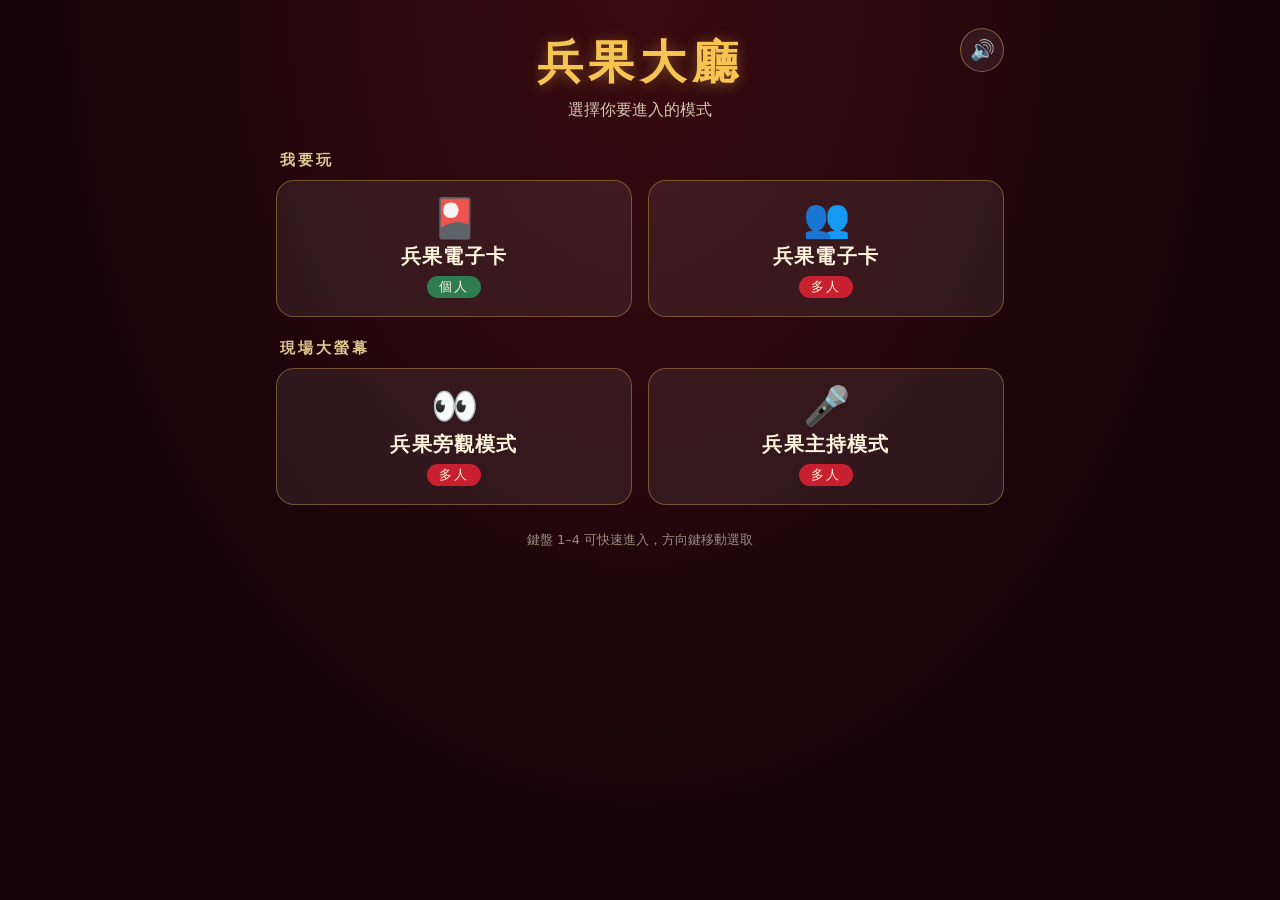
<file: index.html>
<!DOCTYPE html>
<html lang="zh-Hant">
<head>
<meta charset="utf-8">
<meta http-equiv="refresh" content="0; url=games/bingo_lobby/">
<title>兵果大廳</title>
</head>
<body>
<a href="games/bingo_lobby/">前往兵果大廳</a>
</body>
</html>
</file>
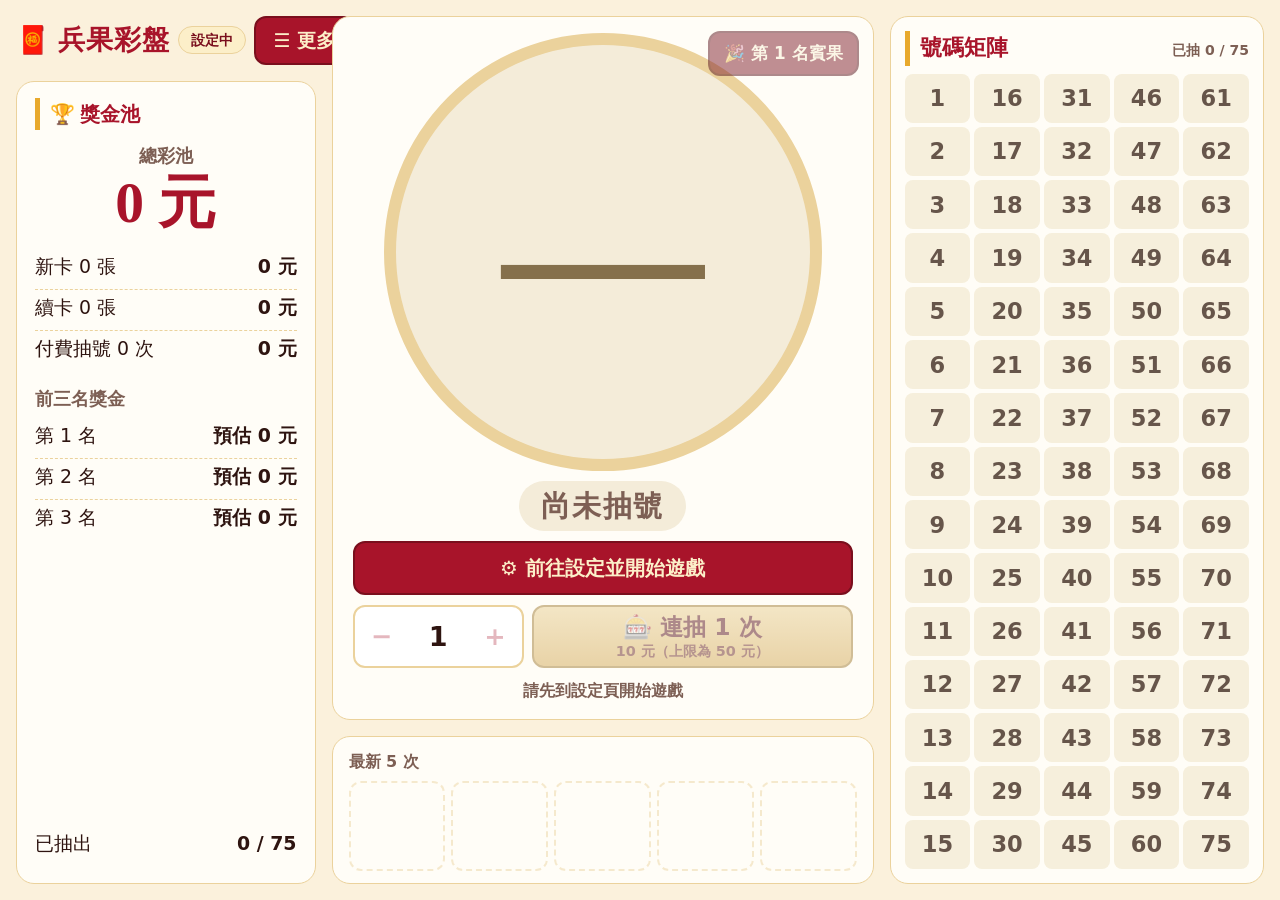
<file: games/bingo/index.html>
<!DOCTYPE html>
<html lang="zh-Hant" data-layout="desktop">
<head>
  <meta charset="UTF-8">
  <meta name="viewport" content="width=device-width, initial-scale=1">
  <meta name="theme-color" content="#8f1124">
  <title>兵果彩盤</title>
  <meta name="description" content="除夕家族聚會用的賓果彩盤：抽號、彩池與獎金一目了然，電視投屏即可使用。">
  <link rel="icon" href="data:image/svg+xml,%3Csvg xmlns=%27http://www.w3.org/2000/svg%27 viewBox=%270 0 100 100%27%3E%3Ctext y=%27.9em%27 font-size=%2790%27%3E%F0%9F%A7%A7%3C/text%3E%3C/svg%3E">
  <link rel="stylesheet" href="style.css">
</head>
<body>
  <div id="boot" class="boot" role="status" aria-live="polite">
    <div class="boot-icon" aria-hidden="true">🧧</div>
    <p id="boot-text">載入中…</p>
  </div>

  <!-- 功能按鈕（由「更多」選單操作，不顯示在畫面上） -->
  <div id="legacy-controls" hidden>
    <button id="receipt-btn" type="button" hidden>收據</button>
    <button id="rules-btn" type="button">規則</button>
    <button id="sound-btn" type="button" aria-pressed="false">音效</button>
    <button id="settings-btn" type="button">設定</button>
  </div>

  <main class="app-main">
    <section data-panel="draw" class="panel-draw" aria-label="抽號" hidden>
      <div class="col col-left">
        <div class="desk-slot"></div>
        <div id="pool-root"></div>
      </div>
      <div class="col col-center">
        <div id="draw-root"></div>
        <div id="ticker-root"></div>
      </div>
      <div class="col col-right" id="board-root"></div>
    </section>

    <section data-panel="settings" class="panel-settings" aria-label="設定" hidden>
      <div class="desk-slot"></div>
      <div id="settings-root"></div>
    </section>
  </main>

  <noscript><p class="file-warning">本頁需要啟用 JavaScript。</p></noscript>
  <script src="audio.js"></script>
  <script src="game.js"></script>
</body>
</html>
</file>
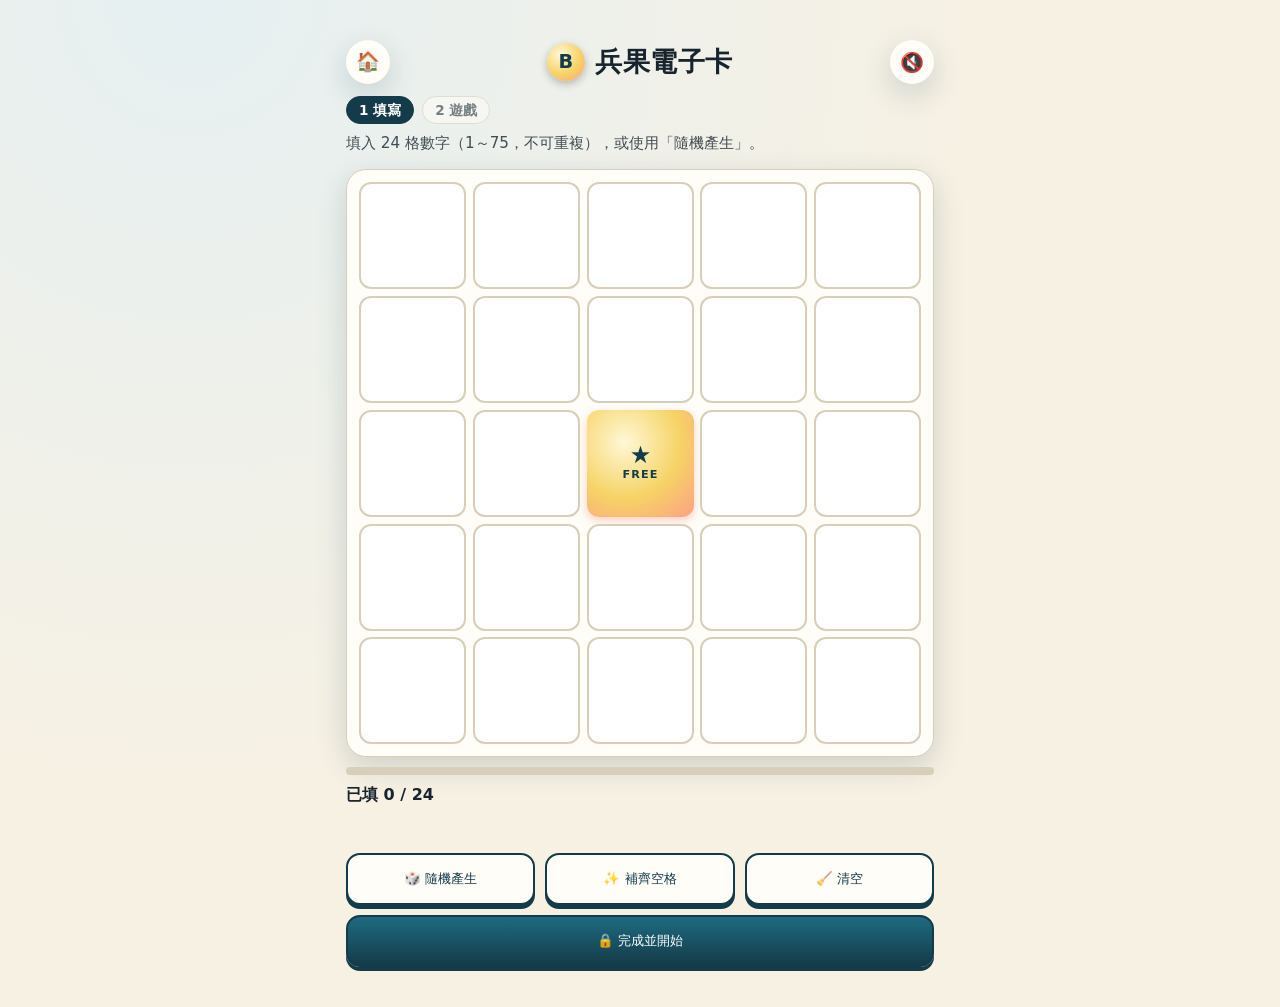
<file: games/bingo_card/index.html>
<!DOCTYPE html>
<html lang="zh-Hant">
<head>
  <meta charset="UTF-8">
  <meta name="viewport" content="width=device-width, initial-scale=1, viewport-fit=cover">
  <meta name="theme-color" content="#143b49">
  <link rel="icon" href="data:image/svg+xml,%3Csvg xmlns='http://www.w3.org/2000/svg' viewBox='0 0 100 100'%3E%3Ccircle cx='50' cy='50' r='48' fill='%23143b49'/%3E%3Ccircle cx='50' cy='50' r='30' fill='%23f6d365'/%3E%3Ctext x='50' y='62' font-size='34' font-weight='800' text-anchor='middle' fill='%23143b49' font-family='sans-serif'%3EB%3C/text%3E%3C/svg%3E">
  <title>兵果電子卡</title>
  <link rel="stylesheet" href="style.css">
</head>
<body>
  <main class="app">
    <header class="head">
      <div class="title-row">
        <a id="lnk-lobby" class="icon-btn" href="../bingo_lobby/" aria-label="回大廳" title="回大廳">🏠</a>
        <h1><span class="logo" aria-hidden="true">B</span>兵果電子卡</h1>
        <button id="btn-sound" type="button" class="icon-btn" aria-pressed="false" aria-label="音效" title="音效開關">🔇</button>
      </div>
      <ol class="steps" aria-label="進度">
        <li id="step-1" class="on">1 填寫</li><li id="step-2">2 遊戲</li>
      </ol>
      <p id="intro"></p>
    </header>

    <div id="banner" class="banner" role="status" hidden></div>

    <section class="card" id="card" aria-label="賓果卡">
      <div class="board">
        <div id="grid" class="grid"></div>
        <svg id="lines" class="lines" aria-hidden="true"></svg>
      </div>
      <noscript><p>此遊戲需要啟用 JavaScript。</p></noscript>
    </section>

    <div class="status" aria-live="polite">
      <div class="meter" id="meter" hidden><i id="meter-bar"></i></div>
      <strong id="progress"></strong>
      <p id="hint" class="hint" hidden></p>
      <ul id="messages" class="messages"></ul>
    </div>

    <div class="actions">
      <button id="btn-random" type="button" class="btn"><span aria-hidden="true">🎲</span> 隨機產生</button>
      <button id="btn-fill" type="button" class="btn"><span aria-hidden="true">✨</span> 補齊空格</button>
      <button id="btn-clear" type="button" class="btn"><span aria-hidden="true">🧹</span> 清空</button>
      <button id="btn-done" type="button" class="btn primary"><span aria-hidden="true">🔒</span> 完成並開始</button>
      <button id="btn-unmark" type="button" class="btn" hidden><span aria-hidden="true">↺</span> 清除標記</button>
      <button id="btn-end" type="button" class="btn primary" hidden><span aria-hidden="true">🏁</span> 結束遊戲</button>
      <button id="btn-restart" type="button" class="btn danger" hidden><span aria-hidden="true">🔄</span> 重新開始</button>
    </div>
  </main>

  <dialog id="dlg" aria-labelledby="dlg-title">
    <form method="dialog">
      <h2 id="dlg-title"></h2>
      <p id="dlg-text"></p>
      <div class="dlg-actions">
        <button value="cancel" class="btn">取消</button>
        <button value="ok" id="dlg-ok" class="btn primary">確定</button>
      </div>
    </form>
  </dialog>
  <div id="toast" class="toast" role="status" aria-live="polite"></div>
  <script src="audio.js"></script>
  <script src="game.js"></script>
</body>
</html>
</file>
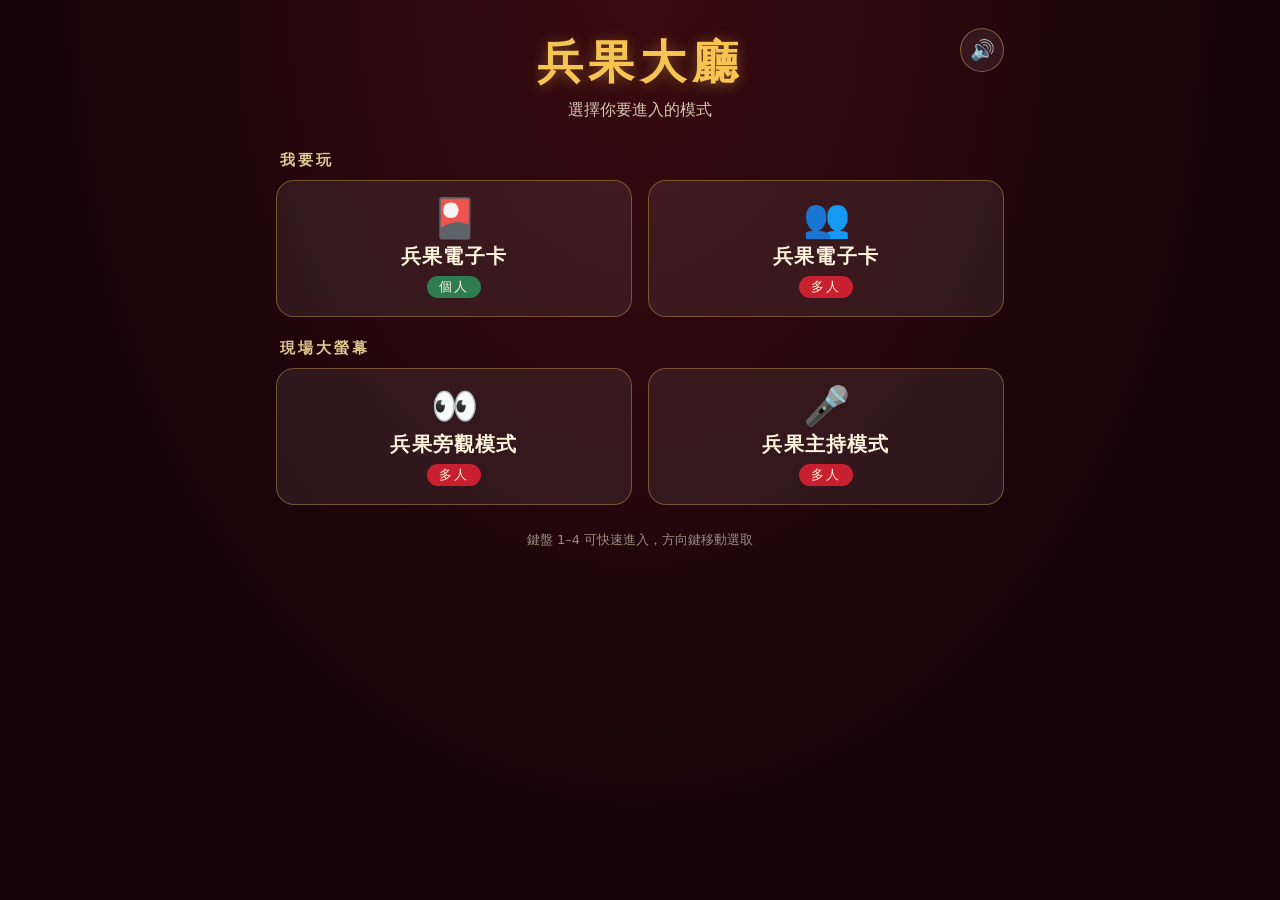
<file: games/bingo_lobby/index.html>
<!DOCTYPE html>
<html lang="zh-Hant">
<head>
<meta charset="utf-8">
<meta name="viewport" content="width=device-width, initial-scale=1, viewport-fit=cover">
<title>兵果大廳</title>
<link rel="stylesheet" href="style.css">
</head>
<body>
<main class="lobby">
  <header class="lobby__head">
    <h1 class="lobby__title">兵果大廳</h1>
    <p class="lobby__sub">選擇你要進入的模式</p>
    <button id="sfxBtn" class="sfx-btn" type="button" data-audio="sfx" aria-label="音效開關" aria-pressed="true">🔊</button>
  </header>

  <section class="group" aria-labelledby="gPlayer">
    <h2 id="gPlayer" class="group__title">我要玩</h2>
    <div class="group__grid">
      <button class="mode-btn mode-btn--solo" type="button" data-mode="solo">
        <span class="mode-btn__icon" aria-hidden="true">🎴</span>
        <span class="mode-btn__name">兵果電子卡</span>
        <span class="mode-btn__tag">個人</span>
      </button>
      <button class="mode-btn mode-btn--multi" type="button" data-mode="multi">
        <span class="mode-btn__icon" aria-hidden="true">👥</span>
        <span class="mode-btn__name">兵果電子卡</span>
        <span class="mode-btn__tag">多人</span>
      </button>
    </div>
  </section>

  <section class="group" aria-labelledby="gHall">
    <h2 id="gHall" class="group__title">現場大螢幕</h2>
    <div class="group__grid">
      <button class="mode-btn mode-btn--spectate" type="button" data-mode="spectate">
        <span class="mode-btn__icon" aria-hidden="true">👀</span>
        <span class="mode-btn__name">兵果旁觀模式</span>
        <span class="mode-btn__tag">多人</span>
      </button>
      <button class="mode-btn mode-btn--host" type="button" data-mode="host">
        <span class="mode-btn__icon" aria-hidden="true">🎤</span>
        <span class="mode-btn__name">兵果主持模式</span>
        <span class="mode-btn__tag">多人</span>
      </button>
    </div>
  </section>

  <p class="lobby__hint">鍵盤 1–4 可快速進入，方向鍵移動選取</p>
</main>

<script src="audio.js"></script>
<script src="game.js"></script>
</body>
</html>
</file>
<file: games/bingo/style.css>
/* ===== base.css ===== */
/* 基礎：reset、色票與字級變數 */
:root {
  --red-900: #7a0f1d;
  --red-700: #a8142a;
  --red-500: #d12a3c;
  --gold-500: #e8a92c;
  --gold-300: #f6cf74;
  --gold-100: #fcefc9;
  --paper: #fbf1dc;
  --card: #fffdf7;
  --ink: #2e1410;
  --muted: #7d5f54;
  --line: #ebd29c;
  --ok: #1f7a4d;
  --teal-700: #1f6270; /* 重複號碼 */
  --teal-500: #2a7a86;
  --brown-700: #4a3a34; /* 銘謝惠顧 */

  --radius-lg: 18px;
  --radius-md: 12px;
  --tap: 48px; /* 最小點擊區 */

  --fs-sm: 0.875rem;
  --fs-md: 1rem;
  --fs-lg: 1.25rem;
  --fs-xl: 1.5rem;

  --font-body: "Noto Sans TC", "PingFang TC", "Microsoft JhengHei", system-ui, sans-serif;
  --font-brand: "Noto Serif TC", "Songti TC", "PMingLiU", serif;
}

*, *::before, *::after { box-sizing: border-box; }

html { -webkit-text-size-adjust: 100%; }

body {
  margin: 0;
  background: var(--paper);
  color: var(--ink);
  font-family: var(--font-body);
  font-size: var(--fs-md);
  line-height: 1.6;
  -webkit-tap-highlight-color: transparent;
}

h1, h2, h3, p { margin: 0; }
button, input { font: inherit; color: inherit; }
button { cursor: pointer; }
[hidden] { display: none !important; }

:focus-visible { outline: 3px solid var(--gold-500); outline-offset: 2px; }

@media (prefers-reduced-motion: reduce) {
  * { transition: none !important; animation: none !important; }
}

/* ===== components.css ===== */
/* 元件：卡片、欄位、按鈕、開關、彈窗、提示 */
.card {
  background: var(--card);
  border: 1px solid var(--line);
  border-radius: var(--radius-lg);
  padding: 16px;
  margin-bottom: 14px;
}
.card-title {
  font-size: var(--fs-lg);
  font-family: var(--font-brand);
  font-weight: 700;
  color: var(--red-700);
  margin-bottom: 8px;
  padding-left: 10px;
  border-left: 5px solid var(--gold-500);
}
.card-note { background: var(--gold-100); }
.card-action { background: transparent; border: 0; padding: 0; margin-bottom: 14px; }
.card-action .field-hint { text-align: center; margin-top: 6px; }

/* 欄位 */
.field { margin-top: 14px; }
.field-label {
  display: flex; align-items: center; gap: 8px;
  font-weight: 600; margin-bottom: 6px;
}
.field-hint { font-size: var(--fs-sm); color: var(--muted); margin-top: 4px; }
.field-error { font-size: var(--fs-sm); color: var(--red-500); font-weight: 600; min-height: 0; }
.field-error:not(:empty) { margin-top: 4px; }
.lock-tag {
  font-size: var(--fs-sm); font-weight: 600; color: var(--muted);
  background: #efe3c6; border-radius: 999px; padding: 0 8px;
}

.input {
  width: 100%; min-height: var(--tap);
  padding: 8px 12px;
  background: #fff; border: 2px solid var(--line); border-radius: var(--radius-md);
  font-size: var(--fs-lg); font-variant-numeric: tabular-nums;
}
.input:focus { border-color: var(--red-500); outline: none; }
.input:disabled, .is-locked .input {
  background: #efe9dc; color: #8a7a70; border-style: dashed; cursor: not-allowed;
}

/* 獎金比例 */
.ratio-row { display: flex; align-items: center; gap: 8px; }
.ratio-row .input { text-align: center; min-width: 0; }
.ratio-colon { font-size: var(--fs-xl); font-weight: 700; color: var(--muted); }
.ratio-foot { display: flex; align-items: center; justify-content: space-between; gap: 8px; margin-top: 8px; }
.ratio-sum { font-weight: 700; color: var(--ok); }
.ratio-sum.is-bad { color: var(--red-500); }

/* 開關 */
.switch-row {
  display: flex; align-items: center; justify-content: space-between; gap: 12px;
  min-height: var(--tap); margin-top: 14px; cursor: pointer;
}
.switch-text { display: flex; flex-direction: column; }
.switch-text strong { display: flex; align-items: center; gap: 8px; }
.switch-text small { color: var(--muted); font-size: var(--fs-sm); }
.switch {
  appearance: none; -webkit-appearance: none; flex: none;
  position: relative; width: 56px; height: 32px; margin: 0;
  background: #cdbfa8; border-radius: 999px; transition: background .15s; cursor: inherit;
}
.switch::after {
  content: ""; position: absolute; top: 3px; left: 3px;
  width: 26px; height: 26px; border-radius: 50%; background: #fff; transition: transform .15s;
}
.switch:checked { background: var(--red-500); }
.switch:checked::after { transform: translateX(24px); }
.switch:disabled { opacity: .55; }
.switch-row.is-locked { cursor: not-allowed; }

/* 按鈕 */
.btn {
  display: inline-flex; align-items: center; justify-content: center; gap: 6px;
  min-height: var(--tap); padding: 0 20px;
  border: 2px solid transparent; border-radius: var(--radius-md);
  font-size: var(--fs-lg); font-weight: 700;
}
.btn:active { transform: translateY(1px); }
.btn:disabled { opacity: .5; filter: grayscale(.35); cursor: not-allowed; }
.btn:disabled:active { transform: none; }
.btn-block { width: 100%; }
.btn-small { font-size: var(--fs-md); min-height: var(--tap); padding: 0 14px; }
.btn-primary { background: var(--red-700); color: var(--gold-100); border-color: var(--red-900); }
.btn-secondary { background: #fff; color: var(--red-700); border-color: var(--line); }
.btn-danger { background: var(--red-500); color: #fff; border-color: var(--red-900); }
.btn-danger-outline { background: transparent; color: var(--red-700); border-color: var(--red-500); }

/* 彈窗 */
.modal-overlay {
  position: fixed; inset: 0; z-index: 100;
  display: flex; align-items: center; justify-content: center; padding: 20px;
  background: rgba(46, 20, 16, .6);
}
.modal {
  width: 100%; max-width: 380px;
  background: var(--card); border: 2px solid var(--gold-500); border-radius: var(--radius-lg);
  padding: 20px;
}
.modal-title { font-family: var(--font-brand); font-size: var(--fs-xl); color: var(--red-700); }
.modal-message { margin: 8px 0 18px; }
.modal-actions { display: flex; gap: 10px; }
.modal-actions .btn { flex: 1; padding: 0 8px; }

/* 提示 */
#toast-root {
  position: fixed; left: 0; right: 0; z-index: 200;
  bottom: calc(84px + env(safe-area-inset-bottom));
  display: flex; flex-direction: column; align-items: center; gap: 8px; pointer-events: none;
}
.toast {
  max-width: calc(100% - 32px); padding: 10px 16px; border-radius: 999px;
  background: var(--ink); color: #fff; font-weight: 600; font-size: var(--fs-sm);
}
.toast-error { background: var(--red-700); }

/* 佔位畫面 */
.placeholder { text-align: center; padding: 48px 16px; }
.ball-caption { font-weight: 700; color: var(--muted); }

/* 獎金池（階段 3 簡易版） */
.pool-amount { font-family: var(--font-brand); font-size: 2.5rem; font-weight: 900; color: var(--red-700); line-height: 1.3; }
.sub-title { font-size: var(--fs-md); color: var(--muted); margin-top: 14px; }

/* ===== 階段 4：抽號卡 ===== */
.draw-panel {
  display: flex; flex-direction: column; gap: 12px;
  background: var(--card); border: 1px solid var(--line); border-radius: var(--radius-lg);
  padding: 16px; margin-bottom: 14px; min-height: 0;
}

/* 大號碼區：stage 為尺寸容器，球的直徑 = 容器短邊 */
.stage {
  display: grid; place-items: center;
  height: min(64vw, 280px);
  container-type: size;
}
.ball-xl {
  width: 40vmin; height: 40vmin; /* 不支援容器單位時的備援 */
  display: flex; flex-direction: column; align-items: center; justify-content: center;
  border-radius: 50%; border: 6px solid var(--red-700);
  font-family: var(--font-brand); font-weight: 900; color: var(--red-900);
  font-size: 20vmin; line-height: 1;
  background: radial-gradient(circle at 35% 30%, #fff6d6, var(--gold-300) 60%, var(--gold-500));
  box-shadow: 0 6px 0 var(--red-900), 0 0 28px rgba(232, 169, 44, .55);
  user-select: none;
}
@supports (container-type: size) {
  .ball-xl {
    --d: min(100cqw, 100cqh);
    width: var(--d); height: var(--d);
    font-size: calc(var(--d) * .46);
    border-width: calc(var(--d) * .028);
  }
}
.ball-num { line-height: .95; font-variant-numeric: tabular-nums; }
.ball-word { font-size: .5em; line-height: 1.2; letter-spacing: .06em; text-align: center; }

.ball-xl[data-kind="none"] { background: #f4ecd9; border-color: var(--line); color: #85704c; box-shadow: none; }
/* 重複號碼：青藍色＋虛線外框，與新號明顯不同 */
.ball-xl[data-kind="repeat"] {
  background: radial-gradient(circle at 35% 30%, #e9f6f8, #a5d3da 60%, #5aa3ae);
  border-color: var(--teal-700); border-style: dashed; color: #124852;
  box-shadow: 0 6px 0 var(--teal-700), 0 0 24px rgba(42, 122, 134, .4);
}
/* 銘謝惠顧：深褐色，不顯示號碼 */
.ball-xl[data-kind="blank"] {
  background: radial-gradient(circle at 35% 30%, #86746b, var(--brown-700) 70%);
  border-color: var(--ink); color: #f6e7cf;
  box-shadow: 0 6px 0 var(--ink), 0 0 20px rgba(46, 20, 16, .35);
}
.ball-xl { will-change: transform; }
.ball-xl.is-pop { animation: ball-pop .75s cubic-bezier(.25, 1, .4, 1); }
@keyframes ball-pop { /* 翻牌（繞 Y 軸）＋彈跳 */
  0% { transform: perspective(700px) rotateY(-90deg) scale(.55); opacity: .2; }
  50% { transform: perspective(700px) rotateY(10deg) scale(1.14); opacity: 1; }
  72% { transform: perspective(700px) rotateY(-4deg) scale(.95); }
  88% { transform: perspective(700px) rotateY(0) scale(1.03); }
  100% { transform: none; opacity: 1; }
}

.ball-caption-xl {
  align-self: center; padding: 2px 22px; border-radius: 999px; white-space: nowrap;
  font-size: 1.25rem; font-weight: 900; letter-spacing: .06em;
  color: var(--muted); background: #f4ecd9;
}
.ball-caption-xl[data-kind="new"] { color: var(--red-900); background: var(--gold-300); }
.ball-caption-xl[data-kind="repeat"] { color: #fff; background: var(--teal-700); }
.ball-caption-xl[data-kind="blank"] { color: #f6e7cf; background: var(--brown-700); }

.btn-gold { background: linear-gradient(var(--gold-300), var(--gold-500)); color: var(--red-900); border-color: #b57d10; }
.btn-sub { font-size: .8rem; font-weight: 600; opacity: .85; }
.draw-hint { min-height: 1.6em; text-align: center; font-weight: 700; color: var(--muted); }
.draw-hint.is-warn { color: var(--red-500); }

/* 走馬燈：最新在最左，固定 5 格 */
.ticker-title { font-size: var(--fs-sm); font-weight: 700; color: var(--muted); margin-bottom: 4px; }
.ticker { display: grid; grid-template-columns: repeat(5, minmax(0, 1fr)); gap: 6px; }
.chip {
  display: flex; flex-direction: column; align-items: center; justify-content: center; gap: 1px;
  min-height: clamp(70px, 10vh, 120px); padding: 4px 2px; text-align: center;
  background: #fff; border: 2px solid var(--line); border-radius: var(--radius-md);
}
.chip-num { font-family: var(--font-brand); font-weight: 900; font-size: clamp(1.25rem, 3.4vh, 2.6rem); line-height: 1.1; color: var(--red-900); font-variant-numeric: tabular-nums; }
.chip-tag { font-size: .8rem; font-weight: 700; color: var(--muted); white-space: nowrap; }
.chip-new { background: var(--gold-100); border-color: var(--gold-500); }
.chip-repeat { background: #e3f1f3; border-color: var(--teal-500); border-style: dashed; }
.chip-repeat .chip-num, .chip-repeat .chip-tag { color: var(--teal-700); }
.chip-blank { background: var(--brown-700); border-color: var(--ink); }
.chip-blank .chip-num, .chip-blank .chip-tag { color: #f6e7cf; }
.chip.is-newest { border-color: var(--red-700); border-width: 3px; box-shadow: 0 0 0 3px rgba(209, 42, 60, .18); }
.chip.is-fresh { animation: chip-in .4s ease-out; }
.chip.is-empty { background: transparent; border-style: dashed; opacity: .45; }
@keyframes chip-in {
  from { transform: translateX(-28px); opacity: 0; }
  to { transform: none; opacity: 1; }
}

/* 獎金池（手機分頁與電腦左欄共用） */
.prize-card { margin-bottom: 14px; }
.pool-label { font-weight: 700; color: var(--muted); text-align: center; }
.pool-main { text-align: center; padding: 4px 0 8px; }
.pool-amount-xl { font-size: clamp(2rem, 6vh, 4rem); word-break: keep-all; }
.pr-group { margin-top: 4px; }
.pr-row {
  display: flex; flex-wrap: wrap; justify-content: space-between; align-items: baseline; column-gap: 8px;
  min-height: 36px; padding: 2px 0; border-bottom: 1px dashed var(--line); font-size: var(--fs-md);
}
.pr-group .pr-row:last-child { border-bottom: 0; }
.pr-value { font-variant-numeric: tabular-nums; margin-left: auto; }
.pr-row.is-declared { color: var(--red-700); }
.pr-row.is-merged { color: var(--muted); }
.pr-foot { margin-top: 6px; }
.prize-card .sub-title { margin-top: 10px; font-weight: 700; }

/* 右欄：1~75 矩陣 */
.board-wrap {
  background: var(--card); border: 1px solid var(--line); border-radius: var(--radius-lg);
  padding: 12px; margin-bottom: 14px; display: flex; flex-direction: column; min-height: 0;
}
.board-title { display: flex; align-items: baseline; justify-content: space-between; gap: 8px; font-size: var(--fs-lg); font-family: var(--font-brand); color: var(--red-700); margin-bottom: 8px; padding-left: 10px; border-left: 5px solid var(--gold-500); }
.board {
  display: grid; grid-template-columns: repeat(5, minmax(0, 1fr));
  grid-template-rows: auto repeat(15, 36px); gap: 4px; flex: 1; min-height: 0;
}
.board-head {
  display: flex; align-items: center; justify-content: center;
  background: var(--red-700); color: var(--gold-100); border-radius: 8px;
  font-family: var(--font-brand); font-weight: 900; font-size: var(--fs-xl); line-height: 1.5;
}
.board-cell {
  display: flex; align-items: center; justify-content: center;
  border-radius: 8px; border: 2px solid transparent;
  background: #f6efdc; color: #66554a; font-weight: 700; font-size: var(--fs-md);
  font-variant-numeric: tabular-nums;
}
.board-cell.is-drawn {
  background: linear-gradient(var(--gold-300), var(--gold-500)); color: var(--red-900);
  border-color: #b57d10; font-weight: 900;
}
.board-cell.is-latest {
  position: relative; z-index: 1; transform: scale(1.18);
  border-color: var(--red-700); background: var(--red-700); color: #fff;
  animation: latest-pulse 1s ease-in-out infinite alternate;
}
.board-cell.is-repeat { outline: 3px dashed var(--teal-500); outline-offset: 1px; }
@keyframes latest-pulse {
  from { box-shadow: 0 0 0 0 rgba(209, 42, 60, .55); }
  to { box-shadow: 0 0 14px 4px rgba(209, 42, 60, .55); }
}

/* ===== 階段 5：連抽、操作列、彈窗內元件、驗卡 ===== */
.batch-row { display: grid; grid-template-columns: auto 1fr; gap: 8px; align-items: stretch; }
.stepper {
  display: flex; align-items: center; background: #fff;
  border: 2px solid var(--line); border-radius: var(--radius-md); overflow: hidden;
}
.stepper button {
  width: 48px; min-height: 48px; height: 100%; border: 0; background: transparent;
  font-size: 1.6rem; font-weight: 900; color: var(--red-700); line-height: 1;
}
.stepper button:active:not(:disabled) { background: var(--gold-100); }
.stepper button:disabled { opacity: .3; cursor: not-allowed; }
.stepper-value { min-width: 2.2em; text-align: center; font-size: 1.5rem; font-weight: 900; font-variant-numeric: tabular-nums; }
.btn-batch { flex-direction: column; gap: 0; line-height: 1.25; min-height: 56px; font-size: 1.15rem; padding: 4px 8px; }
.btn-tool { min-height: 52px; font-size: 1rem; padding: 0 8px; } /* 手機已有「驗卡」分頁；電腦版才在抽號頁提供彈窗 */

.modal-body { margin: 8px 0 18px; }
.modal-wide { max-width: 560px; }
.rank-registered { list-style: none; margin: 0 0 10px; padding: 0; font-weight: 600; color: var(--red-700); }
.rank-registered li { padding: 2px 0; }

.check-form { display: flex; gap: 8px; align-items: center; }
.check-input { flex: 1; min-width: 0; }
.check-summary { margin-top: 10px; font-weight: 700; color: var(--red-700); min-height: 1.6em; }
.check-list { list-style: none; margin: 6px 0 0; padding: 0; max-height: 50vh; overflow-y: auto; }
.check-empty { color: var(--muted); padding: 10px 0; }
.check-row {
  display: flex; align-items: center; gap: 10px; min-height: 48px; padding: 4px 10px; margin-bottom: 6px;
  border-radius: var(--radius-md); border: 2px solid var(--line); background: #fff;
}
.check-icon { font-size: 1.3rem; }
.check-num { font-family: var(--font-brand); font-size: 1.4rem; min-width: 3.4em; font-variant-numeric: tabular-nums; }
.check-text { font-weight: 600; }
.check-row.is-hit { background: var(--gold-100); border-color: var(--gold-500); }
.check-row.is-miss { color: var(--muted); }
.check-row.is-invalid { background: #fdeaea; border-color: var(--red-500); color: var(--red-700); }
.hdr-icon { font-size: 1.1rem; line-height: 1; }

/* 矩陣：已抽數量與最新一顆的閃爍 */
.board-count { font-family: var(--font-body); font-size: var(--fs-sm); font-weight: 700; color: var(--muted); font-variant-numeric: tabular-nums; }
.board-cell.is-flash { position: relative; z-index: 2; animation: cell-flash .3s ease-in-out 4; }
.board-cell.is-latest.is-flash { animation: cell-flash .3s ease-in-out 4, latest-pulse 1s ease-in-out 1.2s infinite alternate; }
@keyframes cell-flash {
  0%, 100% { transform: scale(1.18); background: var(--red-700); color: #fff; }
  50% { transform: scale(1.42); background: #fff; color: var(--red-700); box-shadow: 0 0 18px 6px rgba(255, 255, 255, .9); }
}

/* 空狀態：尚未開始時的前往設定按鈕 */
.btn-goto { min-height: 56px; }

/* 賓果慶祝：紅包與彩帶（只用 transform／opacity，連抽時也不卡） */
.celebrate { position: fixed; inset: 0; z-index: 150; pointer-events: none; overflow: hidden; }
.celebrate-banner {
  position: absolute; left: 50%; top: 36%; transform: translate(-50%, -50%);
  display: flex; flex-direction: column; align-items: center; gap: 2px;
  max-width: calc(100vw - 32px); padding: .25em 1.1em; border-radius: 28px; text-align: center;
  background: linear-gradient(var(--gold-300), var(--gold-500)); color: var(--red-900);
  border: 4px solid var(--red-700); box-shadow: 0 8px 0 var(--red-900), 0 0 48px rgba(232, 169, 44, .85);
  font-family: var(--font-brand); line-height: 1.25;
  animation: banner-in .6s cubic-bezier(.2, 1.4, .4, 1) both, banner-out .4s ease-in 3.7s forwards;
}
.celebrate-banner strong { font-size: clamp(1.8rem, 7vw, 4.5rem); font-weight: 900; letter-spacing: .06em; }
.celebrate-banner small { font-size: clamp(1rem, 2.8vw, 1.8rem); font-weight: 700; }
.celebrate.is-static .celebrate-banner { animation: none; }
@keyframes banner-in { from { transform: translate(-50%, -50%) scale(.3); opacity: 0; } to { transform: translate(-50%, -50%) scale(1); opacity: 1; } }
@keyframes banner-out { to { transform: translate(-50%, -50%) scale(.9); opacity: 0; } }

.confetti { position: absolute; top: -5vh; left: var(--x); width: 10px; height: 16px; will-change: transform; animation: confetti-fall var(--dur) linear var(--delay) both; }
.confetti.c0 { background: #d12a3c; }
.confetti.c1 { background: #e8a92c; }
.confetti.c2 { background: #fcefc9; }
.confetti.c3 { background: #f6cf74; }
.confetti.c4 { background: #ffffff; border-radius: 50%; width: 12px; height: 12px; }
@keyframes confetti-fall {
  from { transform: translate3d(0, 0, 0) rotate(0); }
  to { transform: translate3d(0, 112vh, 0) rotate(var(--rot)); }
}
.envelope { position: absolute; top: -12vh; left: var(--x); font-size: clamp(2rem, 4.5vw, 3.4rem); will-change: transform; animation: envelope-fall var(--dur) ease-in var(--delay) both; }
@keyframes envelope-fall {
  0% { transform: translate3d(0, 0, 0) rotate(-14deg); }
  50% { transform: translate3d(2vw, 55vh, 0) rotate(14deg); }
  100% { transform: translate3d(-2vw, 118vh, 0) rotate(-14deg); }
}

/* 載入狀態 */
.boot {
  position: fixed; inset: 0; z-index: 300; display: flex; flex-direction: column; align-items: center; justify-content: center; gap: 12px;
  background: var(--paper); color: var(--red-700); font-family: var(--font-brand); font-size: var(--fs-lg); font-weight: 700; text-align: center; padding: 24px;
}
.boot-icon { font-size: 4rem; line-height: 1; animation: boot-spin 1.2s ease-in-out infinite; }
.boot.is-failed .boot-icon { animation: none; opacity: .6; }
@keyframes boot-spin { 0%, 100% { transform: perspective(300px) rotateY(0); } 50% { transform: perspective(300px) rotateY(180deg); } }

/* ===== 階段 7：結算收據、規則說明、列印 ===== */
.receipt-overlay {
  position: fixed; inset: 0; z-index: 90; display: flex; flex-direction: column;
  background: var(--paper);
}
.receipt-scroll { flex: 1; overflow-y: auto; padding: 16px 14px; }
.receipt {
  max-width: 560px; margin: 0 auto; padding: 22px 20px;
  background: var(--card); border: 3px double var(--gold-500); border-radius: var(--radius-lg);
}
.rc-title { font-family: var(--font-brand); font-size: 1.8rem; color: var(--red-700); text-align: center; }
.rc-sub { text-align: center; color: var(--muted); font-size: var(--fs-sm); margin: 4px 0 14px; }
.rc-sec { padding: 12px 0; border-top: 2px dashed var(--line); }
.rc-h { font-size: var(--fs-lg); color: var(--red-900); margin-bottom: 6px; }
.rc-total { display: flex; justify-content: space-between; align-items: baseline; font-size: var(--fs-xl); margin-bottom: 6px; }
.rc-total strong { font-size: 2rem; color: var(--red-700); font-variant-numeric: tabular-nums; }
.rc-row { display: flex; justify-content: space-between; gap: 12px; padding: 5px 0; font-size: var(--fs-lg); }
.rc-value { font-variant-numeric: tabular-nums; white-space: nowrap; }
.rc-row.is-prize .rc-value { color: var(--red-700); }
.rc-row.is-none { color: var(--muted); }
.rc-row.is-sum { border-top: 1px solid var(--line); margin-top: 4px; padding-top: 8px; }
.receipt-actions {
  display: flex; flex-wrap: wrap; gap: 8px; justify-content: center;
  padding: 10px 12px calc(10px + env(safe-area-inset-bottom));
  background: var(--card); border-top: 2px solid var(--gold-500);
}
.receipt-actions .btn { flex: 1 1 140px; padding: 0 10px; }

.modal-wide .modal-body { max-height: 60vh; overflow-y: auto; }

.modal-batch { position: relative; max-width: min(900px, 96vw); padding: 22px; }
.batch-modal { display: flex; flex-direction: column; gap: 14px; }
.batch-results { display: grid; grid-template-columns: repeat(auto-fit, minmax(120px, 1fr)); gap: 12px; }
.batch-results .chip { min-height: 140px; border-radius: 16px; }
.batch-results .chip-num { font-size: clamp(2.2rem, 6vw, 3.6rem); }
.batch-results .chip-tag { font-size: 1.1rem; }
.batch-summary { text-align: center; font-weight: 700; color: var(--red-900); font-size: 1.15rem; }
.modal-batch .modal-title { padding-right: 120px; }
.ticker-card {
  background: var(--card); border: 1px solid var(--line); border-radius: var(--radius-lg);
  padding: 12px 16px; margin-bottom: 14px;
}

/* ===== v1.3.0 ===== */
/* 名次／結束：抽號卡右上方 */
.draw-topbar { display: flex; justify-content: flex-end; gap: 8px; flex-wrap: wrap; }
.draw-topbar .btn-tool { min-height: 44px; padding: 0 14px; }
html[data-layout="desktop"] .draw-topbar .btn-tool { min-height: clamp(36px, 5vh, 48px); padding: 0 14px; font-size: clamp(.85rem, 1.9vh, 1.05rem); }

/* 連抽結果視窗預設就大：近全螢幕、n 張一字排開、大字 */
.modal-batch { width: 98vw; max-width: 98vw; min-height: 80vh; display: flex; flex-direction: column; }
.modal-batch .modal-body { flex: 1; display: flex; }
.modal-batch .batch-modal { flex: 1; justify-content: center; width: 100%; }
.modal-batch .batch-results { grid-template-columns: repeat(var(--n, 5), minmax(0, 1fr)); gap: clamp(8px, 1.4vw, 24px); }
.modal-batch .batch-results .chip { min-height: clamp(160px, 38vh, 360px); }
.modal-batch .batch-results .chip-num { font-size: clamp(2.4rem, 7vw, 7.5rem); }
.modal-batch .batch-results .chip-tag { font-size: clamp(1.1rem, 2vw, 2rem); }
.modal-batch .batch-summary { font-size: clamp(1.2rem, 2.4vw, 2.2rem); }
.modal-batch .modal-title { font-size: clamp(1.6rem, 3vw, 2.6rem); }
.modal-batch .modal-actions .btn { min-height: 64px; font-size: 1.4rem; }
@media (max-width: 700px) { .modal-batch .batch-results { grid-template-columns: repeat(auto-fit, minmax(110px, 1fr)); } }

/* ===== v1.3.1 ===== */
.more-list { display: flex; flex-direction: column; gap: 10px; }
.more-item { justify-content: flex-start; gap: 12px; min-height: 56px; padding: 0 16px; font-size: 1.2rem; text-align: left; }
.more-icon { font-size: 1.5rem; width: 1.6em; text-align: center; }
.modal-batch .modal-title { padding-right: 0; }


/* ===== v1.6.0 規則視窗（全螢幕卡片式） ===== */
.rules-overlay { padding: 0; background: radial-gradient(circle at 20% 0%, #c01f36 0%, var(--red-900) 55%, #4d0912 100%); }
.rules-overlay .modal {
  max-width: none; width: 100%; height: 100%; border: 0; border-radius: 0; background: transparent;
  display: flex; flex-direction: column; padding: clamp(14px, 3vh, 36px) clamp(16px, 4vw, 72px); animation: none;
}
.rules-overlay .modal-title { position: absolute; width: 1px; height: 1px; overflow: hidden; clip: rect(0 0 0 0); }
.rules-overlay .modal-body { flex: 1; max-height: none; overflow-y: auto; margin: 0 0 clamp(10px, 2vh, 20px); padding: 4px 4px 8px; }
.rules-wrap { display: flex; flex-direction: column; gap: clamp(14px, 2.4vh, 26px); max-width: 1500px; margin: 0 auto; }
.rules-hero { display: flex; align-items: center; justify-content: center; gap: 16px; color: var(--gold-100); text-align: left; animation: rise-in .5s cubic-bezier(.2,.8,.2,1) both; }
.rules-hero-icon { font-size: clamp(2.6rem, 6vh, 4.4rem); filter: drop-shadow(0 4px 8px rgba(0,0,0,.35)); animation: sway 3.2s ease-in-out infinite; transform-origin: 50% 0; }
.rules-hero-title { font-family: var(--font-brand); font-size: clamp(2.2rem, 5.4vh, 3.6rem); line-height: 1.1; letter-spacing: .18em; color: var(--gold-300); text-shadow: 0 2px 0 rgba(0,0,0,.25); }
.rules-hero-sub { font-size: clamp(.95rem, 2vh, 1.3rem); opacity: .85; margin-top: 2px; }
.rules-grid { display: grid; grid-template-columns: repeat(auto-fit, minmax(min(100%, 420px), 1fr)); gap: clamp(10px, 1.8vh, 20px); }
.rule-card {
  background: var(--card); border-radius: 20px; padding: clamp(12px, 2vh, 22px) clamp(14px, 1.6vw, 26px);
  border: 2px solid var(--gold-500); box-shadow: 0 8px 22px rgba(0,0,0,.28), inset 0 0 0 4px rgba(232,169,44,.12);
  animation: rise-in .55s cubic-bezier(.2,.8,.2,1) both; animation-delay: calc(.12s + var(--i, 0) * .07s);
}
.rule-head { display: flex; align-items: center; gap: 12px; padding-bottom: 8px; margin-bottom: 8px; border-bottom: 2px dashed var(--line); }
.rule-no {
  flex: none; display: grid; place-items: center; width: 2.2em; height: 2.2em; border-radius: 50%;
  background: linear-gradient(var(--gold-300), var(--gold-500)); color: var(--red-900); font-weight: 900; font-size: 1rem;
  border: 2px solid #b57d10; box-shadow: 0 2px 0 #b57d10;
}
.rule-title { margin: 0; font-family: var(--font-brand); font-size: clamp(1.3rem, 2.8vh, 1.9rem); color: var(--red-700); }
.rule-lines { list-style: none; margin: 0; padding: 0; display: grid; gap: 6px; font-size: clamp(1.05rem, 2.2vh, 1.5rem); line-height: 1.55; }
.rule-lines li { position: relative; padding-left: 1.3em; }
.rule-lines li::before { content: "◆"; position: absolute; left: 0; top: .05em; color: var(--gold-500); font-size: .8em; }
.rules-note { text-align: center; color: var(--gold-100); font-weight: 700; font-size: clamp(1rem, 2vh, 1.3rem); padding: 10px 14px; border: 1px dashed rgba(246,207,116,.6); border-radius: var(--radius-md); animation: rise-in .6s .6s both; }
.rules-overlay .modal-actions { max-width: 1500px; width: 100%; margin: 0 auto; }
.rules-overlay .modal-actions .btn { min-height: clamp(52px, 8vh, 68px); font-size: clamp(1.15rem, 2.6vh, 1.6rem); }
.rules-overlay .modal-actions .btn-primary { background: linear-gradient(var(--gold-300), var(--gold-500)); color: var(--red-900); border-color: #b57d10; flex: 2; animation: cta-pulse 2s ease-in-out infinite; }
.rules-overlay .modal-actions .btn-secondary { background: rgba(255,255,255,.12); color: var(--gold-100); border-color: rgba(246,207,116,.5); }
@media (max-width: 700px) { .rules-hero { flex-direction: column; text-align: center; gap: 4px; } }

/* ===== v1.6.0 動畫 ===== */
@keyframes rise-in { from { opacity: 0; transform: translateY(18px) scale(.97); } to { opacity: 1; transform: none; } }
@keyframes fade-in { from { opacity: 0; } to { opacity: 1; } }
@keyframes pop-in { from { opacity: 0; transform: translateY(14px) scale(.92); } to { opacity: 1; transform: none; } }
@keyframes panel-in { from { opacity: 0; transform: translateX(22px); } to { opacity: 1; transform: none; } }
@keyframes sway { 0%, 100% { transform: rotate(-6deg); } 50% { transform: rotate(6deg); } }
@keyframes cta-pulse { 0%, 100% { box-shadow: 0 0 0 0 rgba(246,207,116,.55); } 50% { box-shadow: 0 0 0 12px rgba(246,207,116,0); } }
@keyframes toast-in { from { opacity: 0; transform: translateY(14px) scale(.95); } to { opacity: 1; transform: none; } }
@keyframes fold-in { from { opacity: 0; transform: translateY(-8px); } to { opacity: 1; transform: none; } }

/* 彈窗：淡入＋彈出；關閉時淡出 */
.modal-overlay { animation: fade-in .18s ease-out both; }
.modal { animation: pop-in .26s cubic-bezier(.2,.9,.3,1.2) both; }
.modal-overlay.is-closing { animation: fade-in .18s ease-in reverse both; pointer-events: none; }
.modal-overlay.is-closing .modal { transition: transform .18s ease-in; transform: translateY(10px) scale(.96); }

/* 畫面切換（抽號 ⇄ 設定） */
[data-panel]:not([hidden]) { animation: panel-in .32s cubic-bezier(.2,.8,.2,1) both; }

/* 按鈕：懸停上浮、按下回彈、金色按鈕掃光 */
.btn, .switch-row, .board-cell, .stepper button {
  transition: transform .16s cubic-bezier(.2,.9,.3,1.3), box-shadow .18s ease, background-color .18s ease, border-color .18s ease, filter .18s ease, opacity .18s ease;
}
.btn { position: relative; overflow: hidden; }
@media (hover: hover) {
  .btn:not(:disabled):hover { transform: translateY(-2px); box-shadow: 0 6px 14px rgba(122, 15, 29, .22); filter: brightness(1.05); }
  .btn-secondary:not(:disabled):hover { background: var(--gold-100); border-color: var(--gold-500); }
  .btn-danger-outline:not(:disabled):hover { background: rgba(209, 42, 60, .08); }
}
.btn:not(:disabled):active { transform: translateY(1px) scale(.97); box-shadow: none; transition-duration: .06s; }
.btn-gold::after, .btn-primary::after {
  content: ""; position: absolute; inset: 0; pointer-events: none;
  background: linear-gradient(105deg, transparent 35%, rgba(255,255,255,.38) 50%, transparent 65%);
  transform: translateX(-120%);
}
@media (hover: hover) { .btn-gold:not(:disabled):hover::after, .btn-primary:not(:disabled):hover::after { transform: translateX(120%); transition: transform .7s ease; } }
.btn-gold:not(:disabled), .btn-batch:not(:disabled) { animation: none; }

/* 開關：彈性滑動 */
.switch { transition: background-color .22s ease; }
.switch::after { transition: transform .28s cubic-bezier(.3,1.5,.5,1); }
.switch:active::after { width: 32px; }
.switch:checked:active::after { transform: translateX(18px); }

/* 輸入框與步進器 */
.input { transition: border-color .18s ease, box-shadow .18s ease, background-color .18s ease; }
.input:focus { box-shadow: 0 0 0 4px rgba(209, 42, 60, .15); }
.stepper-value { display: inline-block; }

/* 提示、收合區塊、更多選單 */
.toast { animation: toast-in .25s cubic-bezier(.2,.9,.3,1.2) both; }
.prize-fold[open] > :not(summary) { animation: fold-in .28s ease-out both; }
.rule-edit { animation: fold-in .25s ease-out both; }
.more-list .more-item { animation: rise-in .32s cubic-bezier(.2,.8,.2,1) both; }
.more-list .more-item:nth-child(2) { animation-delay: .04s; }
.more-list .more-item:nth-child(3) { animation-delay: .08s; }
.more-list .more-item:nth-child(4) { animation-delay: .12s; }
.more-list .more-item:nth-child(5) { animation-delay: .16s; }
@media (hover: hover) { .board-cell:hover { transform: scale(1.06); } }

/* ===== layout.css ===== */
/* 版面（僅電腦版，16:9 投屏、整頁不捲動）
   ┌ 左 24% ────┬ 中（彈性）──────────┬ 右 30% ──┐
   │ 兵果彩盤 更多│ 抽號卡：大球＋連抽   │ 號碼矩陣 │
   │ 獎金池      │ 最新 5 次           │          │
   └────────────┴────────────────────┴──────────┘
   設定頁：同樣頂端有「兵果彩盤 更多」，內容置中、可捲動。 */

:root { --gap: 16px; }

html, body { height: 100%; }
body { overflow: hidden; display: flex; flex-direction: column; }
.app-main { flex: 1; min-height: 0; padding: var(--gap); }
.file-warning { margin: 0; padding: 12px 16px; background: var(--gold-300); color: var(--red-900); font-weight: 600; }

/* 標題列（兵果彩盤＋狀態＋更多） */
.desk-brand { display: flex; align-items: center; gap: 12px; flex: none; }
.desk-brand-title { font-family: var(--font-brand); font-weight: 900; font-size: clamp(1.4rem, 3.4vh, 2rem); color: var(--red-700); letter-spacing: .06em; white-space: nowrap; }
.desk-more { margin-left: auto; min-height: clamp(40px, 5.4vh, 52px); padding: 0 18px; font-size: clamp(1rem, 2.1vh, 1.2rem); }
.status-badge { font-size: var(--fs-sm); font-weight: 700; padding: 2px 12px; border-radius: 999px; white-space: nowrap; background: var(--gold-100); color: var(--red-900); border: 1px solid var(--line); }
.status-badge[data-status="playing"] { background: var(--gold-500); border-color: #b57d10; }
.status-badge[data-status="ended"] { background: #cdbfa8; }

/* 抽號畫面：三欄 */
.panel-draw {
  display: grid; height: 100%; gap: var(--gap);
  grid-template-columns: minmax(250px, 24%) minmax(0, 1fr) minmax(320px, 30%);
}
.col { min-height: 0; display: flex; flex-direction: column; gap: var(--gap); }
.col > div:not(.desk-slot) { min-height: 0; display: flex; flex-direction: column; }
.col .card, .col .draw-panel, .col .board-wrap { margin: 0; }
.col-left #pool-root, .col-center #draw-root, .col-right { flex: 1; }
.col-center #ticker-root { flex: none; }
.col-right { display: flex; }
.col-right > .board-wrap { flex: 1; }

/* 左：獎金池（填滿剩餘高度，已抽出貼底） */
.prize-card { flex: 1; display: flex; flex-direction: column; padding: 16px 18px; overflow: hidden; }
.pool-label { font-size: clamp(.95rem, 2vh, 1.15rem); }
.pool-amount-xl { font-size: clamp(2.2rem, 6.4vh, 4rem); line-height: 1.15; }
.pr-row { min-height: clamp(30px, 4.6vh, 44px); font-size: clamp(.95rem, 2.1vh, 1.25rem); }
.prize-card .sub-title { margin-top: 12px; font-size: clamp(.95rem, 2vh, 1.15rem); }
.pr-foot { margin-top: auto; }

/* 中：抽號卡 */
.draw-panel { flex: 1; position: relative; gap: 10px; padding: 16px 20px; min-height: 0; }
.draw-topbar { position: absolute; top: 14px; right: 14px; z-index: 2; }
.draw-topbar .btn-tool { min-height: clamp(40px, 5.4vh, 52px); padding: 0 18px; font-size: clamp(.95rem, 2vh, 1.15rem); }
.stage { flex: 1 1 0; height: auto; min-height: 0; }
.ball-caption-xl { font-size: clamp(1.2rem, 3.2vh, 2rem); }
.batch-row .stepper button { min-height: clamp(44px, 6.4vh, 64px); width: clamp(48px, 6vh, 64px); }
.stepper-value { font-size: clamp(1.3rem, 3vh, 2rem); }
.btn-batch { min-height: clamp(52px, 7vh, 72px); font-size: clamp(1.1rem, 2.6vh, 1.6rem); }
.btn-sub { font-size: clamp(.8rem, 1.6vh, 1rem); }
.draw-hint { min-height: 0; }
.draw-hint:empty { display: none; }
.btn-goto { min-height: clamp(44px, 6vh, 60px); }

/* 中下：最新 5 次 */
.ticker-card { margin: 0; padding: 12px 16px; }
.ticker-title { margin-bottom: 6px; font-size: clamp(.85rem, 1.8vh, 1rem); }
.ticker-card .chip { min-height: clamp(60px, 10vh, 110px); }
.chip-tag { font-size: clamp(.8rem, 1.8vh, 1.1rem); }

/* 右：矩陣（15 列均分高度） */
.board-wrap { padding: 14px; }
.board { grid-template-rows: repeat(15, minmax(0, 1fr)); }
.board-cell { font-size: clamp(.9rem, 2.5vh, 1.9rem); }
.board-head { font-size: clamp(1.1rem, 3vh, 2rem); line-height: 1.3; }
.board-title { font-size: clamp(1.1rem, 2.4vh, 1.5rem); }

/* 設定頁：置中、只在內容區捲動 */
.panel-settings { height: 100%; overflow-y: auto; padding: 0 2px 8px; }
.panel-settings .desk-slot { margin-bottom: 12px; position: sticky; top: 0; z-index: 5; background: var(--paper); padding: 4px 0 8px; }
#toast-root { bottom: 24px; }
.desk-more { flex: none; white-space: nowrap; }
.desk-brand-title { font-size: clamp(1.25rem, 3vh, 1.75rem); letter-spacing: .03em; }
.desk-brand { gap: 8px; }

/* 設定頁：返回抽號（靠右，在「更多」左邊） */
.desk-back { margin-left: auto; flex: none; white-space: nowrap; min-height: clamp(40px, 5.4vh, 52px); padding: 0 18px; font-size: clamp(1rem, 2.1vh, 1.2rem); }
.desk-back + .desk-more { margin-left: 0; }

/* ===== 設定頁：兩欄卡片＋可收合的獎金設定（一屏看完） ===== */
.panel-settings .desk-slot { max-width: none; }
#settings-root { display: grid; gap: var(--gap); align-items: stretch; grid-template-columns: repeat(2, minmax(0, 1fr)); }
#settings-root > .card { margin: 0; padding: 14px 18px 16px; }
#settings-root > .card-action { margin: 0; }
#settings-root .card-title { margin-bottom: 4px; }
#settings-root .field { margin-top: 10px; }
#settings-root .input { min-height: 44px; padding: 6px 12px; }
#settings-root .field-hint { margin-top: 2px; }
#settings-root .switch-row { padding: 8px 0; }
/* 1：玩家與卡片（欄位兩欄排列）　2：抽號設定 */
#settings-root > .card-players { display: grid; grid-template-columns: 1fr 1fr; column-gap: 16px; align-content: start; }
#settings-root > .card-players .card-title { grid-column: 1 / -1; }
#settings-root > .card-players .field:first-of-type { grid-column: 1 / -1; }
/* 3：獎金設定（預設收合，橫跨整列；展開後三欄並排） */
#settings-root > .prize-fold { grid-column: 1 / -1; padding: 0; }
.prize-sum { display: flex; align-items: center; justify-content: space-between; gap: 12px; padding: 14px 18px; cursor: pointer; list-style: none; }
.prize-sum::-webkit-details-marker { display: none; }
.prize-sum .card-title { margin: 0; }
.prize-sum-hint { color: var(--muted); font-weight: 600; font-size: var(--fs-sm); }
.prize-fold[open] .prize-sum-hint { visibility: hidden; }
.prize-fold[open] .prize-sum { padding-bottom: 0; }
.prize-body { display: grid; grid-template-columns: 1.4fr 1fr 1fr; column-gap: 20px; padding: 0 18px 16px; align-items: start; }
/* 規則內容編輯（預設收合，橫跨整列） */
.rules-edit-body { padding: 8px 18px 16px; }
.rules-edit-list { display: grid; grid-template-columns: repeat(2, minmax(0, 1fr)); gap: 12px; }
.rule-edit { display: flex; flex-direction: column; gap: 6px; padding: 10px; background: #fff; border: 1px solid var(--line); border-radius: var(--radius-md); }
.rule-edit-head { display: flex; align-items: center; gap: 6px; }
.rule-edit-head .input { flex: 1; min-width: 0; font-weight: 700; }
.rule-ico { min-width: 40px; padding: 0 8px; }
.rule-textarea { font-size: var(--fs-md); line-height: 1.5; resize: vertical; font-variant-numeric: normal; }
.rules-edit-actions { display: flex; flex-wrap: wrap; gap: 8px; margin-top: 12px; }
/* 開始抽獎／重新開始 */
#settings-root > .card-action, #settings-root > .card-note { align-self: start; }
#settings-root > .card-action .btn { min-height: 56px; }

/* 獎金功能開關列（整列）與規則的「獎金相關」勾選 */
#settings-root > .mode-card { grid-column: 1 / -1; padding: 6px 18px; }
#settings-root > .mode-card .switch-row { margin-top: 0; }
.rule-money { display: inline-flex; align-items: center; gap: 6px; font-size: var(--fs-sm); color: var(--muted); font-weight: 600; cursor: pointer; }
.rule-money input { width: 18px; height: 18px; accent-color: var(--red-700); }
#settings-root.no-prize > .mode-card + .card { grid-column: 1 / -1; }
</file>
<file: games/bingo_card/style.css>
:root {
  --bg1: #f7f1e3; --bg2: #e6f0f2; --ink: #17242e; --card: #fffdf8; --cell: #ffffff;
  --line: #d8cfba; --head: #143b49; --head2: #1f6a80; --head-ink: #fff;
  --k: var(--head2); --gold: #f6d365; --gold2: #fda085; --ok: #1f6a80; --bad: #c62828; --bad-bg: #fde8e6;
  --shadow: 0 10px 30px rgba(20, 59, 73, .18);
}
@media (prefers-color-scheme: dark) {
  :root {
    --bg1: #0f151b; --bg2: #14232c; --ink: #eef1f4; --card: #1b242c; --cell: #232e38;
    --line: #3b4651; --head: #2a7c96; --head2: #3a9bb8; --bad: #ff8a80; --bad-bg: #3d1f1d;
    --shadow: 0 10px 30px rgba(0, 0, 0, .5);
  }
}
* { box-sizing: border-box; }
html { -webkit-text-size-adjust: 100%; }
body {
  margin: 0; color: var(--ink); min-height: 100vh; line-height: 1.5;
  background: radial-gradient(circle at 15% 0%, var(--bg2), transparent 55%), var(--bg1);
  font-family: "Noto Sans TC", "PingFang TC", "Microsoft JhengHei", system-ui, sans-serif;
}
.app { max-width: 540px; margin: 0 auto; padding: 20px max(16px, env(safe-area-inset-right)) max(40px, env(safe-area-inset-bottom)) max(16px, env(safe-area-inset-left)); }

/* 標題 */
.title-row { display: flex; align-items: center; justify-content: space-between; }
.head h1 { margin: 0; font-size: 1.7rem; display: flex; align-items: center; gap: 10px; letter-spacing: .02em; }
.logo { width: 38px; height: 38px; border-radius: 50%; display: grid; place-items: center; font-size: 1.2rem; font-weight: 900;
  color: var(--head); background: radial-gradient(circle at 35% 30%, #fff8d6, var(--gold) 55%, var(--gold2)); box-shadow: 0 3px 8px rgba(0,0,0,.25); }
.icon-btn { width: 44px; height: 44px; border-radius: 50%; border: 0; font-size: 1.2rem; cursor: pointer; background: var(--card); box-shadow: var(--shadow); }
.icon-btn { display: inline-flex; align-items: center; justify-content: center; text-decoration: none; color: inherit; }
.steps { display: flex; gap: 8px; list-style: none; padding: 0; margin: 12px 0 8px; font-size: .85rem; font-weight: 700; }
.steps li { padding: 3px 12px; border-radius: 99px; background: var(--card); opacity: .55; border: 1.5px solid var(--line); }
.steps li.on { opacity: 1; background: var(--head); color: var(--head-ink); border-color: var(--head); }
.steps li.done { opacity: 1; color: var(--ok); } .steps li.done::before { content: "✓ "; }
.head p { margin: 0 0 14px; font-size: .95rem; opacity: .8; }

/* 卡片 */
.card { background: var(--card); border-radius: 20px; padding: 12px; box-shadow: var(--shadow); border: 1px solid var(--line); }
.grid { display: grid; grid-template-columns: repeat(5, 1fr); gap: 7px; }
.cell { position: relative; aspect-ratio: 1; border-radius: 12px; }
.cell.enter { animation: rise .35s cubic-bezier(.2, .9, .3, 1.3) both; }
@keyframes rise { from { opacity: 0; transform: translateY(10px) scale(.8); } }
.cell input, .cell .num {
  width: 100%; height: 100%; padding: 0; text-align: center; font-family: inherit; font-weight: 800;
  font-size: max(16px, clamp(1.15rem, 5.5vw, 1.7rem)); color: var(--ink); background: var(--cell);
  border: 2px solid var(--line); border-radius: 12px; touch-action: manipulation;
  transition: border-color .15s, box-shadow .15s, transform .12s, background .2s;
}
.cell input:focus { outline: none; border-color: var(--k); box-shadow: 0 0 0 4px color-mix(in srgb, var(--k) 28%, transparent); }
.cell.filled input { border-color: color-mix(in srgb, var(--k) 55%, var(--line)); }
.cell.invalid input { border-color: var(--bad); background: var(--bad-bg); }
.cell.invalid::after { content: "!"; position: absolute; top: -6px; right: -6px; width: 20px; height: 20px; border-radius: 50%; background: var(--bad); color: #fff; font-size: .8rem; font-weight: 800; display: grid; place-items: center; }
.cell.free { display: grid; place-items: center; align-content: center; color: var(--head); font-weight: 900;
  background: radial-gradient(circle at 35% 30%, #fff8d6, var(--gold) 55%, var(--gold2)); box-shadow: 0 4px 10px rgba(253,160,133,.45); }
.cell.free span { font-size: 1.5rem; line-height: 1; } .cell.free small { font-size: .7rem; letter-spacing: .1em; }

/* 遊戲模式 */
.cell .num { cursor: pointer; user-select: none; -webkit-user-select: none; -webkit-tap-highlight-color: transparent; box-shadow: 0 3px 0 var(--line); }
.cell .num:hover { border-color: var(--k); }
.cell .num:active { transform: translateY(2px) scale(.96); box-shadow: 0 1px 0 var(--line); }
.cell .num:focus-visible { outline: 3px solid var(--ok); outline-offset: 2px; }
.cell.marked:not(.free) .num {
  color: #fff; border-color: transparent; box-shadow: 0 3px 0 rgba(0,0,0,.25);
  background: radial-gradient(circle at 35% 28%, color-mix(in srgb, var(--k) 60%, #fff), var(--k) 65%);
}
.cell.marked:not(.free)::after { content: "✓"; position: absolute; top: 3px; right: 6px; font-size: .8rem; color: #fff; pointer-events: none; font-weight: 900; }
.cell.stamp .num { animation: stamp .35s cubic-bezier(.2, 1.6, .4, 1); }
@keyframes stamp { 0% { transform: scale(1.5); opacity: .4; } 100% { transform: scale(1); opacity: 1; } }
.cell.in-line { animation: glow 1.2s ease-in-out infinite; z-index: 1; }
.cell.in-line .num, .cell.in-line.free { box-shadow: 0 0 0 3px var(--gold), 0 0 16px 2px var(--gold); }
@keyframes glow { 50% { transform: scale(1.06); } }
.shake { animation: shake .4s; }
@keyframes shake { 20%, 60% { transform: translateX(-7px); } 40%, 80% { transform: translateX(7px); } }

/* 狀態區 */
.status { min-height: 4.5rem; margin-top: 10px; }
.meter { height: 8px; border-radius: 9px; background: var(--line); overflow: hidden; margin-bottom: 8px; }
.meter i { display: block; height: 100%; width: 0; border-radius: 9px; background: linear-gradient(90deg, var(--head2), var(--gold)); transition: width .3s; }
.hint { margin: 4px 0 0; font-weight: 700; color: #d97706; }
.messages { margin: 6px 0 0; padding: 0; list-style: none; }
.messages li { color: var(--bad); font-size: .9rem; padding-left: 1.2em; position: relative; }
.messages li::before { content: "!"; position: absolute; left: 0; font-weight: 800; }
.banner { text-align: center; font-weight: 900; font-size: 1.4rem; padding: 12px; border-radius: 14px; margin-bottom: 12px; color: var(--head);
  background: linear-gradient(120deg, var(--gold), var(--gold2)); box-shadow: 0 6px 18px rgba(253,160,133,.5); }
.banner.pop { animation: pop .55s ease-out; }
@keyframes pop { 0% { transform: scale(.6); } 60% { transform: scale(1.1); } 100% { transform: scale(1); } }
[hidden] { display: none !important; }

/* 按鈕 */
.actions { display: grid; grid-template-columns: repeat(3, 1fr); gap: 10px; margin-top: 14px; }
.btn { min-height: 52px; padding: 0 12px; font: 700 1rem/1 inherit; font-family: inherit; color: var(--head); background: var(--card);
  border: 2px solid var(--head); border-radius: 14px; cursor: pointer; box-shadow: 0 4px 0 var(--head); touch-action: manipulation;
  transition: transform .12s, box-shadow .12s, filter .15s; -webkit-tap-highlight-color: transparent; }
.btn:hover { filter: brightness(1.05); }
.btn:active { transform: translateY(3px); box-shadow: 0 1px 0 var(--head); }
.btn:focus-visible { outline: 3px solid var(--gold2); outline-offset: 2px; }
.btn.primary { color: var(--head-ink); background: linear-gradient(180deg, var(--head2), var(--head)); border-color: var(--head); }
.btn.primary.ready { animation: pulse 1.6s infinite; }
@keyframes pulse { 50% { box-shadow: 0 4px 0 var(--head), 0 0 0 6px color-mix(in srgb, var(--gold) 70%, transparent); } }
.btn.danger { color: var(--bad); border-color: var(--bad); box-shadow: 0 4px 0 var(--bad); }
#btn-done { grid-column: span 3; }
[data-mode="play"] .actions { grid-template-columns: 1fr 1fr; }

/* 對話框與提示 */
dialog { border: 0; border-radius: 20px; padding: 22px; max-width: 360px; width: calc(100% - 40px); background: var(--card); color: var(--ink); box-shadow: 0 20px 60px rgba(0,0,0,.4); }
dialog::backdrop { background: rgba(10, 25, 32, .55); backdrop-filter: blur(3px); }
dialog[open] { animation: pop .3s ease-out; }
dialog h2 { margin: 0 0 6px; font-size: 1.25rem; } dialog p { margin: 0 0 18px; opacity: .85; }
.dlg-actions { display: flex; gap: 10px; } .dlg-actions .btn { flex: 1; }
.toast { position: fixed; left: 50%; bottom: max(24px, env(safe-area-inset-bottom)); transform: translate(-50%, 30px); opacity: 0; pointer-events: none;
  background: var(--head); color: #fff; padding: 10px 18px; border-radius: 99px; font-weight: 700; box-shadow: var(--shadow); transition: .25s; z-index: 20; }
.toast.show { opacity: 1; transform: translate(-50%, 0); }
.confetti { position: fixed; inset: 0; width: 100%; height: 100%; pointer-events: none; z-index: 10; }

@media (max-width: 360px) { .grid { gap: 4px; } .card { padding: 8px; } .btn { font-size: .9rem; padding: 0 6px; } }
@media (min-width: 700px) { .app { max-width: 620px; padding-top: 40px; } }
@media (prefers-reduced-motion: reduce) {
  *, *::before, *::after { animation: none !important; transition: none !important; }
}

.board { position: relative; }
.lines { position: absolute; inset: 0; width: 100%; height: 100%; pointer-events: none; overflow: visible; z-index: 3; }
.lines line { stroke: var(--gold2); stroke-width: 9; stroke-linecap: round; opacity: .85; stroke-dasharray: 1; stroke-dashoffset: 1;
  animation: draw .6s ease-out forwards; filter: drop-shadow(0 0 6px var(--gold)); }
@keyframes draw { to { stroke-dashoffset: 0; } }
.cell .num:disabled { cursor: default; }
[data-mode="play"] .actions { grid-template-columns: repeat(2, 1fr); }
</file>
<file: games/bingo_lobby/style.css>
:root {
  --bg-1: #3a0a0f;
  --bg-2: #14040a;
  --gold: #f6c453;
  --gold-soft: #ffe9a8;
  --red: #c8202f;
  --card: rgba(255, 255, 255, 0.07);
  --card-hover: rgba(255, 255, 255, 0.14);
  --text: #fff4dc;
  --radius: 18px;
}

* { box-sizing: border-box; }

html, body {
  margin: 0;
  min-height: 100%;
}

body {
  min-height: 100vh;
  min-height: 100dvh;
  font-family: "Noto Sans TC", "PingFang TC", "Microsoft JhengHei", system-ui, sans-serif;
  color: var(--text);
  background: radial-gradient(ellipse at 50% 0%, var(--bg-1), var(--bg-2) 70%) fixed;
  -webkit-tap-highlight-color: transparent;
}

.lobby {
  max-width: 760px;
  margin: 0 auto;
  padding: max(20px, env(safe-area-inset-top)) 16px max(24px, env(safe-area-inset-bottom));
}

.lobby__head {
  position: relative;
  text-align: center;
  padding: 12px 56px 8px;
}

.lobby__title {
  margin: 0;
  font-size: clamp(30px, 8vw, 46px);
  letter-spacing: 0.12em;
  color: var(--gold);
  text-shadow: 0 2px 14px rgba(246, 196, 83, 0.35);
}

.lobby__sub {
  margin: 6px 0 0;
  opacity: 0.8;
}

.sfx-btn {
  position: absolute;
  top: 8px;
  right: 0;
  width: 44px;
  height: 44px;
  border: 1px solid rgba(246, 196, 83, 0.4);
  border-radius: 50%;
  background: var(--card);
  color: var(--text);
  font-size: 20px;
  cursor: pointer;
}

.sfx-btn:hover { background: var(--card-hover); }

.group { margin-top: 22px; }

.group__title {
  margin: 0 0 10px 4px;
  font-size: 15px;
  font-weight: 600;
  letter-spacing: 0.2em;
  color: var(--gold-soft);
  opacity: 0.85;
}

.group__grid {
  display: grid;
  grid-template-columns: 1fr;
  gap: 12px;
}

@media (min-width: 560px) {
  .group__grid { grid-template-columns: 1fr 1fr; gap: 16px; }
}

.mode-btn {
  position: relative;
  display: flex;
  flex-direction: column;
  align-items: center;
  justify-content: center;
  gap: 6px;
  min-height: 132px;
  padding: 18px 12px;
  border: 1px solid rgba(246, 196, 83, 0.35);
  border-radius: var(--radius);
  background: var(--card);
  color: var(--text);
  font: inherit;
  cursor: pointer;
  transition: transform 0.15s, background 0.15s, border-color 0.15s, box-shadow 0.15s;
}

.mode-btn:hover,
.mode-btn:focus-visible {
  background: var(--card-hover);
  border-color: var(--gold);
  box-shadow: 0 0 0 3px rgba(246, 196, 83, 0.25), 0 8px 24px rgba(0, 0, 0, 0.35);
  outline: none;
  transform: translateY(-2px);
}

.mode-btn:active { transform: scale(0.97); }

.mode-btn.is-busy {
  pointer-events: none;
  border-color: var(--gold);
  background: rgba(246, 196, 83, 0.22);
}

.mode-btn__icon { font-size: 38px; line-height: 1; }

.mode-btn__name {
  font-size: 20px;
  font-weight: 700;
  letter-spacing: 0.06em;
}

.mode-btn__tag {
  padding: 2px 12px;
  border-radius: 999px;
  background: var(--red);
  font-size: 13px;
  letter-spacing: 0.15em;
}

.mode-btn--solo .mode-btn__tag { background: #2f7d4f; }

.lobby__hint {
  margin: 26px 0 0;
  text-align: center;
  font-size: 13px;
  opacity: 0.55;
}

@media (pointer: coarse) {
  .lobby__hint { display: none; }
}

@media (prefers-reduced-motion: reduce) {
  .mode-btn { transition: none; }
}
</file>
